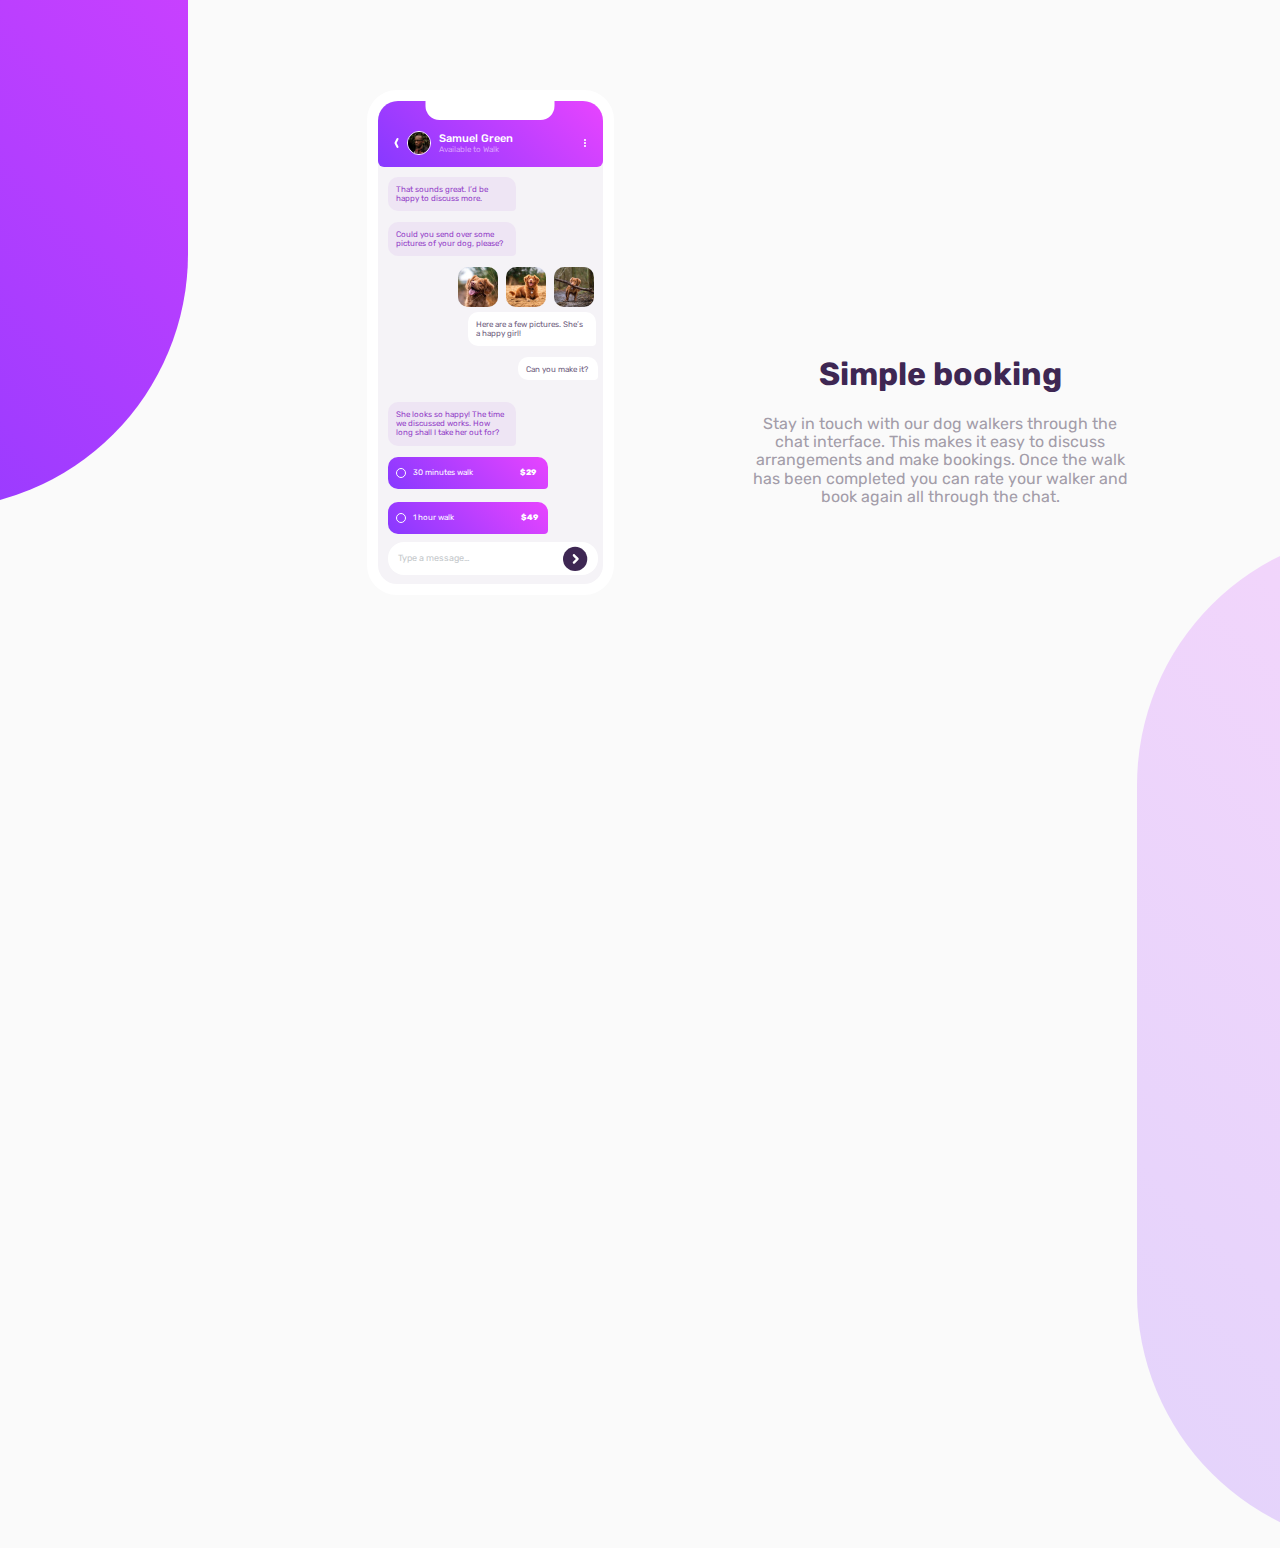
<file: docs/index.html>
<!DOCTYPE html><html lang="en"><head><meta charset="UTF-8"><link rel="icon" type="image/svg+xml" href="./assets/favicon-32x32-DQjEQYWa.png"><meta name="viewport" content="width=device-width,initial-scale=1"><link rel="preconnect" href="https://fonts.googleapis.com"><link rel="preconnect" href="https://fonts.gstatic.com" crossorigin><link href="https://fonts.googleapis.com/css2?family=Rubik:ital,wght@0,300..900;1,300..900&display=swap" rel="stylesheet"><title>Chat App</title><script type="module" crossorigin src="./assets/index-_v63UnOs.js"></script><link rel="stylesheet" crossorigin href="./assets/index-CHtEdBeH.css"></head><body><main class="main"><div class="mobile"><div class="mobile__header"><img src="data:image/svg+xml,%3csvg%20width='4'%20height='10'%20viewBox='0%200%204%2010'%20fill='none'%20xmlns='http://www.w3.org/2000/svg'%3e%3cpath%20d='M2.10557%200.552792C2.35256%200.0588133%202.95324%20-0.141411%203.44721%200.105578C3.90591%200.334925%204.11131%200.869235%203.94056%201.3399L3.89443%201.44722L2.118%205.00001L3.89443%208.55279C4.12377%209.01149%203.96751%209.56218%203.54851%209.83626L3.44721%209.89443C2.98852%2010.1238%202.43783%209.96752%202.16374%209.54852L2.10557%209.44722L0.105573%205.44722C-0.0150818%205.20591%20-0.0323182%204.92798%200.0538637%204.67621L0.105573%204.55279L2.10557%200.552792Z'%20fill='white'/%3e%3c/svg%3e" alt="icon arrow" class="icon-arrow"><div class="user"><img class="user__porfile__image" src="./assets/avatar-CY40hGlV.jpg" alt="avatar image"><div class="user__info"><span class="user__porfile__name">Samuel Green</span> <span class="user__porfile__status">Available to Walk</span></div></div><img src="data:image/svg+xml,%3csvg%20width='2'%20height='8'%20viewBox='0%200%202%208'%20fill='none'%20xmlns='http://www.w3.org/2000/svg'%3e%3cpath%20fill-rule='evenodd'%20clip-rule='evenodd'%20d='M2%201C2%201.55228%201.55228%202%201%202C0.447715%202%200%201.55228%200%201C0%200.447715%200.447715%200%201%200C1.55228%200%202%200.447715%202%201ZM2%204C2%204.55228%201.55228%205%201%205C0.447715%205%200%204.55228%200%204C0%203.44772%200.447715%203%201%203C1.55228%203%202%203.44772%202%204ZM1%208C1.55228%208%202%207.55228%202%207C2%206.44772%201.55228%206%201%206C0.447715%206%200%206.44772%200%207C0%207.55228%200.447715%208%201%208Z'%20fill='white'/%3e%3c/svg%3e" alt="icon points" class="icon-dots"></div><div class="conversation"><span class="message">That sounds great. I’d be happy to discuss more.</span> <span class="message">Could you send over some pictures of your dog, please?</span><div class="conversation__images"><img class="images" src="./assets/dog-image-1-B8P43UOC.jpg" alt=""> <img class="images" src="./assets/dog-image-2-C8HcRjqB.jpg" alt=""> <img class="images" src="./assets/dog-image-3-CdB07c3f.jpg" alt=""></div><span class="message-2">Here are a few pictures. She’s a happy girl!</span> <span class="message-2 message-4">Can you make it?</span> <span class="message">She looks so happy! The time we discussed works. How long shall I take her out for?</span><div class="pricewalk"><div class="circle"></div><span>30 minutes walk</span> <span class="price">$29</span></div><div class="pricewalk"><div class="circle"></div><span>1 hour walk</span> <span class="price2">$49</span></div><div class="finishmessage"><span>Type a message…</span> <img src="data:image/svg+xml,%3csvg%20width='25'%20height='26'%20viewBox='0%200%2025%2026'%20fill='none'%20xmlns='http://www.w3.org/2000/svg'%3e%3cellipse%20cx='12.1359'%20cy='12.9544'%20rx='12.1359'%20ry='12.1103'%20fill='%233E2753'/%3e%3cpath%20d='M10.0642%208.46502C10.5017%208.02847%2011.1901%207.99489%2011.6661%208.36428L11.7805%208.46502L15.4212%2012.0981C15.8587%2012.5347%2015.8924%2013.2216%2015.5222%2013.6967L15.4212%2013.8108L11.7805%2017.4439C11.3065%2017.9168%2010.5381%2017.9168%2010.0642%2017.4439C9.62671%2017.0073%209.59306%2016.3204%209.96324%2015.8453L10.0642%2015.7312L12.8459%2012.9544L10.0642%2010.1777C9.62671%209.74112%209.59306%209.05419%209.96324%208.57911L10.0642%208.46502Z'%20fill='white'/%3e%3c/svg%3e" alt="" class="icon-arrow2"></div></div></div><section class="headline"><h1 class="title">Simple booking</h1><p class="text">Stay in touch with our dog walkers through the chat interface. This makes it easy to discuss arrangements and make bookings. Once the walk has been completed you can rate your walker and book again all through the chat.</p></section></main></body></html>
</file>
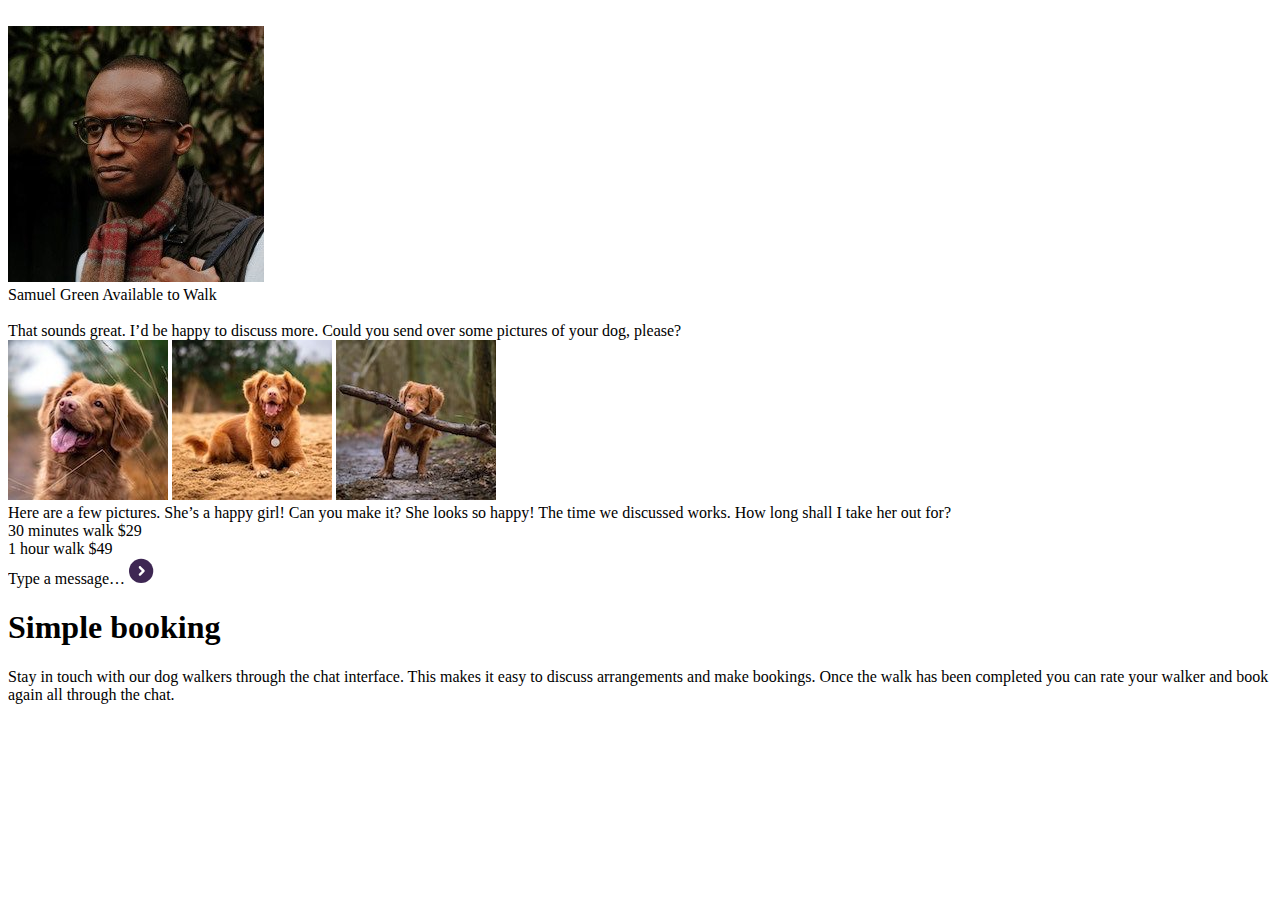
<file: src/index.html>
<!DOCTYPE html>
<html lang="en">
  <head>
    <meta charset="UTF-8" />
    <!-- PON UN FAVICON!!! -->
    <link rel="icon" type="image/svg+xml" href="./images/favicon-32x32.png" />
    <meta name="viewport" content="width=device-width, initial-scale=1.0" />
    <link rel="preconnect" href="https://fonts.googleapis.com">
    <link rel="preconnect" href="https://fonts.gstatic.com" crossorigin>
    <link href="https://fonts.googleapis.com/css2?family=Rubik:ital,wght@0,300..900;1,300..900&display=swap" rel="stylesheet">
    <!-- CAMBIA EL TITLE!!! -->
    <title>Chat App</title>
  </head>
  <body>
    <main class="main">
      <div class="mobile">
          <div class="mobile__header">
              <img src="./images/Arrow.svg" alt="icon arrow" class="icon-arrow">

              <div class="user">
                  <img class="user__porfile__image" src="./images/avatar.jpg" alt="avatar image" >
                  <div class="user__info">
                    <span class="user__porfile__name">Samuel Green</span>
                    <span class="user__porfile__status">Available to Walk</span> 
                  </div>
              </div>
              <img src="./images/Points.svg" alt="icon points" class="icon-dots">
          </div>

          <div class="conversation">
            <span class="message">That sounds great. I’d be happy to discuss more.</span>
                <span class="message">Could you send over some pictures of your dog, please?</span>
                <div class="conversation__images">
                  <img class="images" src="./images/dog-image-1.jpg" alt="">
                  <img  class="images" src="./images/dog-image-2.jpg" alt="">
                  <img  class="images" src="./images/dog-image-3.jpg" alt="">
                </div>
                <span class="message-2">Here are a few pictures. She’s a happy girl!</span>
                <span class="message-2 message-4">Can you make it?</span>
                <span class="message">She looks so happy! The time we discussed works. How long shall I take her out for?</span>
                <div class="pricewalk">
                  <div class="circle"></div>
                  <span>30 minutes walk</span>
                  <span class="price">$29</span>
                </div>
                <div class="pricewalk">
                  <div class="circle"></div>
                  <span>1 hour walk</span>
                  <span class="price2">$49</span>
                </div>

                <div class="finishmessage">
                  <span>Type a message…</span>
                  <img src="./images/Arrow color.svg" alt="" class="icon-arrow2">
                </div>
          </div>
      </div>

      <section class="headline">
        <h1 class="title">Simple booking</h1>
        <p class="text">Stay in touch with our dog walkers through the chat interface. This makes it easy to discuss arrangements and make bookings. Once the walk has been completed you can rate your walker and book again all through the chat.</p>
      </section>

    </main>
    <script type="module" src="./js/index.js"></script>
  </body>
</html>
</file>
<file: docs/assets/index-CHtEdBeH.css>
html{-webkit-text-size-adjust:100%;line-height:1.15}main{display:block}h1{font-size:2em;margin:.67em 0}hr{-webkit-box-sizing:content-box;box-sizing:content-box;height:0;overflow:visible}pre{font-family:monospace,monospace;font-size:1em}a{background-color:transparent}abbr[title]{border-bottom:none;text-decoration:underline;-webkit-text-decoration:underline dotted;text-decoration:underline dotted}b,strong{font-weight:bolder}code,kbd,samp{font-family:monospace,monospace;font-size:1em}small{font-size:80%}sub,sup{font-size:75%;line-height:0;position:relative;vertical-align:baseline}sub{bottom:-.25em}sup{top:-.5em}img{border-style:none}button,input,optgroup,select,textarea{font-family:inherit;font-size:100%;line-height:1.15;margin:0}button,input{overflow:visible}button,select{text-transform:none}[type=button],[type=reset],[type=submit],button{-moz-appearance:button;appearance:button;-webkit-appearance:button}[type=button]::-moz-focus-inner,[type=reset]::-moz-focus-inner,[type=submit]::-moz-focus-inner,button::-moz-focus-inner{border-style:none;padding:0}[type=button]:-moz-focusring,[type=reset]:-moz-focusring,[type=submit]:-moz-focusring,button:-moz-focusring{outline:1px dotted ButtonText}fieldset{padding:.35em .75em .625em}legend{-webkit-box-sizing:border-box;box-sizing:border-box;color:inherit;display:table;max-width:100%;padding:0;white-space:normal}progress{vertical-align:baseline}textarea{overflow:auto}[type=checkbox],[type=radio]{-webkit-box-sizing:border-box;box-sizing:border-box;padding:0}[type=number]::-webkit-inner-spin-button,[type=number]::-webkit-outer-spin-button{height:auto}[type=search]{-moz-appearance:textfield;appearance:textfield;-webkit-appearance:textfield;outline-offset:-2px}[type=search]::-webkit-search-decoration{-webkit-appearance:none}::-webkit-file-upload-button{-webkit-appearance:button;font:inherit}details{display:block}summary{display:list-item}template{display:none}[hidden]{display:none}*,:after,:before{-webkit-box-sizing:border-box;box-sizing:border-box}ul{list-style:none;margin-bottom:0;margin-top:0;padding-left:0}a{color:inherit;text-decoration:none}:root{--bg-color:#fafafa;--bg-gradient:linear-gradient(225deg,#e844ff,#8739ff);--mobile-background:#f5f3f7}html{scroll-behavior:smooth}*{-webkit-box-sizing:border-box;box-sizing:border-box}img{display:block;max-width:100%}body{background-color:#fafafa;background-color:var(--bg-color);color:#000;font-family:sans-serif;font-family:Rubik,sans-serif;margin:0}.main:after,.main:before{background:linear-gradient(225deg,#e844ff,#8739ff);background:var(--bg-gradient);border-radius:15.9375rem;content:"";height:1018px;left:-322px;position:absolute;top:-509px;width:510px;z-index:-1}.main:before{left:188px;opacity:.2;top:530px}@media screen and (min-width:640px){.main:before{left:600px}}@media screen and (min-width:1024px){.main:before{left:1137px}}@media screen and (min-width:1440px){.main:before{left:1737px}}.title{color:#3e2753}.text,.title{text-align:center}.text{color:#a39da9}.mobile .user__porfile__name{color:#fff;font-size:11px;font-style:normal;font-weight:500;line-height:normal}.mobile .user__porfile__status{color:#d99eff;line-height:normal}.conversation,.mobile .user__porfile__status{font-size:8px;font-style:normal;font-weight:400}.conversation{color:#9341c8;font-family:Rubik}.finishmessage{color:#c5c9cc;font-size:9px;font-style:normal;font-weight:400}.mobile{background-color:#f5f3f7;background-color:var(--mobile-background);border:11px solid #fff;border-radius:30px;height:505px;margin-inline:auto;position:relative;top:64px;width:247px}.mobile__header{-webkit-box-align:center;-ms-flex-align:center;align-items:center;background:linear-gradient(225deg,#e844ff,#8739ff);background:var(--bg-gradient);border-radius:20px 20px 6px 6px;display:-webkit-box;display:-ms-flexbox;display:flex;gap:.5rem;height:66px;padding:30px 16.5px 12px}.mobile__header:after{background-color:#fff;border-radius:0 0 14px 14px;content:"";height:29px;left:50%;position:absolute;top:-10px;translate:-50%;width:129px}.conversation{grid-gap:10px;display:grid;gap:10px;grid-template-rows:repeat(10,35px);padding:10px}.conversation .message{background-color:#eee5f4;border-radius:10px 10px 4px;height:-webkit-fit-content;height:-moz-fit-content;height:fit-content;padding:8px;width:128px}.conversation__images{display:-webkit-box;display:-ms-flexbox;display:flex;gap:8px;height:40px;left:70px;position:relative;width:136px}.conversation__images .images{border-radius:10px;height:40px;width:40px}.conversation .message-2{background-color:#fff;border-radius:10px 10px 4px;color:#6e5d7e;height:34px;left:80px;padding:8px;position:relative;width:128px}.conversation .message-4{height:23px;left:130px;width:80px}.conversation .pricewalk{-webkit-box-align:center;-ms-flex-align:center;align-items:center;background:linear-gradient(225deg,#e844ff,#8739ff);border-radius:10px 10px 4px;color:#fff;display:-webkit-box;display:-ms-flexbox;display:flex;gap:7px;height:32px;margin-top:10px;padding:8px;width:160px}.conversation .pricewalk .circle{border:1px solid #fff;border-radius:50%;height:10px;width:10px}.conversation .pricewalk .price,.conversation .pricewalk .price2{font-weight:800;left:40px;position:relative}.conversation .pricewalk .price2{left:60px}.conversation .finishmessage{-webkit-box-align:center;-ms-flex-align:center;align-items:center;background-color:#fff;border-radius:16px;display:-webkit-box;display:-ms-flexbox;display:flex;height:33px;margin-top:5px;padding:10px;width:210px}@media screen and (min-width:1024px){.mobile{left:-150px;position:relative;top:90px}}.user{-webkit-box-align:center;-ms-flex-align:center;align-items:center;display:-webkit-box;display:-ms-flexbox;display:flex;gap:.5rem}.user__porfile__image{border:1px solid #fff;border-radius:50%;width:24px}.user__porfile__name,.user__porfile__status{display:block}.icon-arrow{height:10px;width:5px}.icon-arrow2,.icon-dots{margin-left:auto}.icon-arrow2{height:40px;width:25px}.headline{margin-inline:auto;padding:30px;position:relative;top:80px}@media screen and (min-width:1024px){.headline{left:300px;top:-200px;width:445px}}
</file>
